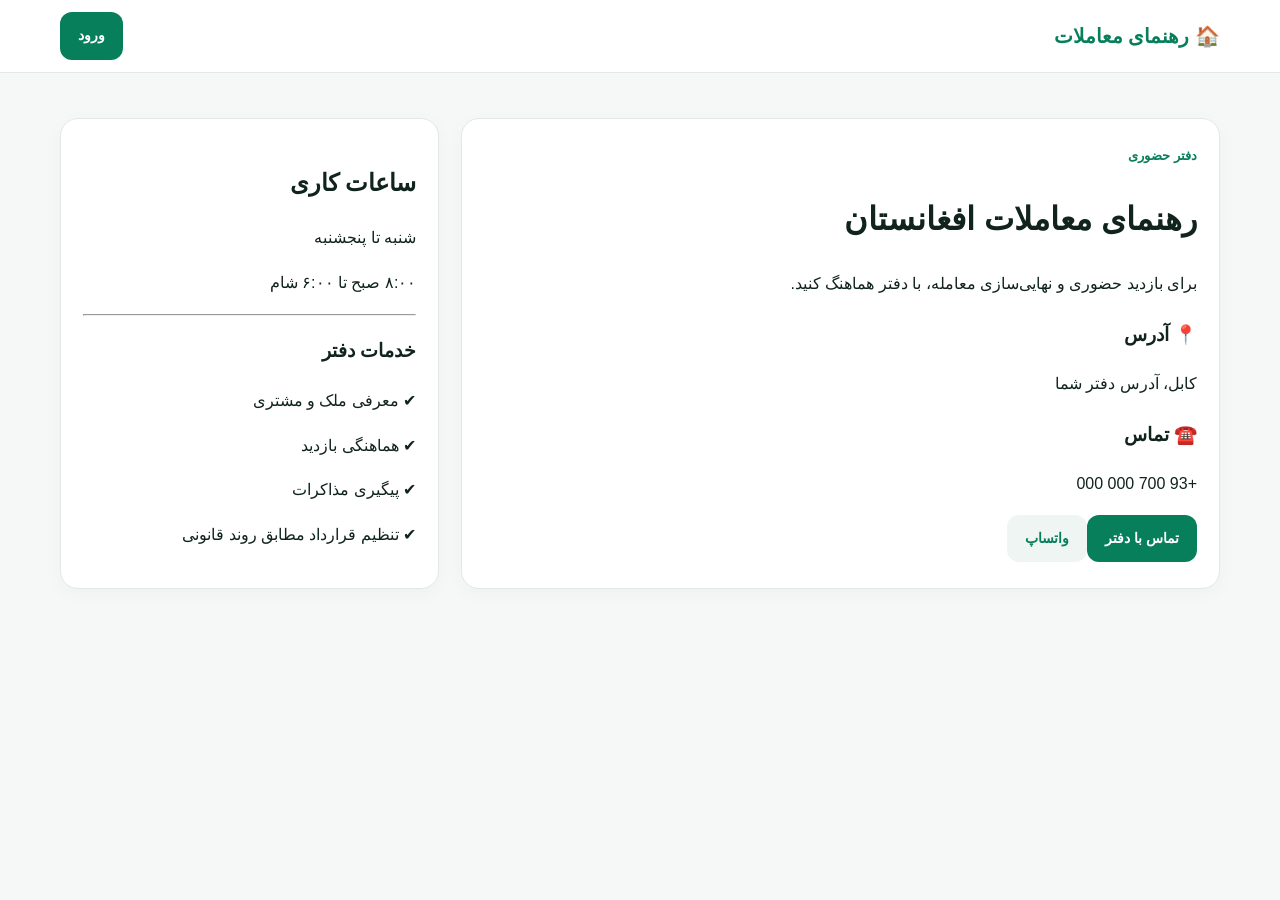
<file: pages/office.html>
<!doctype html><html lang="fa" dir="rtl"><head><meta charset="utf-8"><meta name="viewport" content="width=device-width,initial-scale=1"><title>دفتر معاملات</title><link rel="stylesheet" href="../assets/css/style.css"></head><body><header class="topbar"><div class="container nav"><a class="brand" href="../index.html">🏠 رهنمای معاملات</a><a class="btn btn-primary" href="login.html">ورود</a></div></header><main class="page"><div class="container"><div class="two-col"><div class="panel"><span class="eyebrow">دفتر حضوری</span><h1>رهنمای معاملات افغانستان</h1><p>برای بازدید حضوری و نهایی‌سازی معامله، با دفتر هماهنگ کنید.</p><h3>📍 آدرس</h3><p>کابل، آدرس دفتر شما</p><h3>☎️ تماس</h3><p>+93 700 000 000</p><a class="btn btn-primary" href="tel:+93700000000">تماس با دفتر</a><a class="btn btn-light" href="https://wa.me/93700000000" target="_blank">واتساپ</a></div><div class="panel"><h2>ساعات کاری</h2><p>شنبه تا پنجشنبه</p><p>۸:۰۰ صبح تا ۶:۰۰ شام</p><hr><h3>خدمات دفتر</h3><p>✔ معرفی ملک و مشتری</p><p>✔ هماهنگی بازدید</p><p>✔ پیگیری مذاکرات</p><p>✔ تنظیم قرارداد مطابق روند قانونی</p></div></div></div></main></body></html>
</file>
<file: assets/css/style.css>
:root{--primary:#087f5b;--primary2:#0b6b4d;--dark:#10231d;--muted:#6b7b75;--bg:#f6f8f7;--card:#fff;--border:#e2e8e5;--danger:#c0392b;--shadow:0 12px 35px rgba(16,35,29,.08)}
*{box-sizing:border-box}body{margin:0;font-family:Tahoma,"Noto Sans Arabic",Arial,sans-serif;background:var(--bg);color:var(--dark);line-height:1.8}a{text-decoration:none;color:inherit}.container{width:min(1160px,92%);margin:auto}.topbar{background:#fff;border-bottom:1px solid var(--border);position:sticky;top:0;z-index:10}.nav{height:72px;display:flex;align-items:center;gap:25px}.brand{font-size:20px;font-weight:900;color:var(--primary);margin-left:auto}.brand span{color:var(--dark)}nav{display:flex;gap:18px;font-size:14px}nav a:hover{color:var(--primary)}.btn{border:0;border-radius:12px;padding:11px 18px;cursor:pointer;font-weight:800;font-size:14px;display:inline-block}.btn-primary{background:var(--primary);color:#fff}.btn-primary:hover{background:var(--primary2)}.btn-light{background:#eef5f2;color:var(--primary)}.btn-danger{background:#fff0ee;color:var(--danger)}.hero{background:linear-gradient(135deg,#e9f7f1,#fff);padding:70px 0}.hero-grid{display:grid;grid-template-columns:1.2fr .8fr;gap:50px;align-items:center}.eyebrow{color:var(--primary);font-weight:900;font-size:13px}.hero h1{font-size:44px;line-height:1.3;margin:12px 0}.hero p{color:var(--muted);font-size:17px}.search-card{background:#fff;border:1px solid var(--border);box-shadow:var(--shadow);padding:16px;border-radius:18px;display:grid;grid-template-columns:repeat(4,1fr) auto;gap:10px;margin-top:25px}.search-card select,.search-card input,.form input,.form select,.form textarea{width:100%;border:1px solid var(--border);border-radius:10px;padding:12px;background:#fff;font:inherit;outline:none}.search-card input:focus,.form input:focus,.form select:focus,.form textarea:focus{border-color:var(--primary)}.hero-art{min-height:330px;position:relative;display:grid;place-items:center}.building{font-size:180px;filter:drop-shadow(0 18px 20px rgba(0,0,0,.1))}.floating-card{position:absolute;right:0;bottom:20px;background:#fff;padding:16px 20px;border-radius:16px;box-shadow:var(--shadow);z-index:2}.section{padding:60px 0}.muted{background:#edf3f0}.section-head{display:flex;align-items:end;justify-content:space-between;margin-bottom:25px}.section h2{margin:5px 0;font-size:29px}.category-grid{display:grid;grid-template-columns:repeat(5,1fr);gap:15px}.category{background:#fff;border:1px solid var(--border);border-radius:16px;padding:22px;text-align:center;display:grid;gap:4px;box-shadow:0 5px 20px rgba(0,0,0,.03);transition:.2s}.category:hover{transform:translateY(-3px);box-shadow:var(--shadow)}.category:first-line{font-size:32px}.category small{color:var(--muted)}.property-grid{display:grid;grid-template-columns:repeat(3,1fr);gap:18px}.property-card{background:#fff;border:1px solid var(--border);border-radius:16px;overflow:hidden;box-shadow:0 5px 20px rgba(0,0,0,.04)}.property-card img{width:100%;height:190px;object-fit:cover;background:#dfe8e4}.property-body{padding:16px}.property-body h3{margin:0 0 5px}.meta{display:flex;gap:8px;flex-wrap:wrap;color:var(--muted);font-size:13px}.price{font-weight:900;color:var(--primary);font-size:18px;margin:10px 0}.badge{display:inline-block;background:#e8f7f0;color:var(--primary);padding:3px 8px;border-radius:20px;font-size:11px;font-weight:800}.step-grid{display:grid;grid-template-columns:repeat(4,1fr);gap:15px;margin-top:25px}.step-grid>div{background:#fff;border:1px solid var(--border);padding:20px;border-radius:16px}.step-grid b{background:var(--primary);color:#fff;width:35px;height:35px;border-radius:50%;display:grid;place-items:center}.step-grid h3{margin-bottom:3px}.step-grid p{color:var(--muted);margin-top:0}.page{padding:45px 0;min-height:70vh}.two-col{display:grid;grid-template-columns:2fr 1fr;gap:22px}.panel{background:#fff;border:1px solid var(--border);border-radius:18px;padding:22px;box-shadow:0 5px 20px rgba(0,0,0,.03)}.form{display:grid;gap:14px}.form label{font-weight:800;font-size:13px}.form textarea{min-height:120px;resize:vertical}.form-grid{display:grid;grid-template-columns:1fr 1fr;gap:14px}.notice{padding:13px 15px;border-radius:12px;background:#eef5f2;color:var(--primary);margin:12px 0}.error{background:#fff0ee;color:var(--danger)}.success{background:#e8f7f0;color:var(--primary)}.tabs{display:flex;gap:8px;flex-wrap:wrap;margin-bottom:20px}.tabs button{border:1px solid var(--border);background:#fff;padding:10px 14px;border-radius:10px;cursor:pointer}.tabs button.active{background:var(--primary);color:#fff}.table-wrap{overflow:auto}.table{width:100%;border-collapse:collapse}.table th,.table td{padding:11px;border-bottom:1px solid var(--border);text-align:right;white-space:nowrap}.empty{text-align:center;padding:45px;color:var(--muted)}footer{background:#10231d;color:#dce9e4;padding:40px 0}.footer{display:flex;justify-content:space-between;gap:40px}.footer a{display:block;color:#b8cbc4;margin:5px 0}.footer p{color:#9eb3aa}.detail-img{width:100%;max-height:480px;object-fit:cover;border-radius:18px}.gallery{display:grid;grid-template-columns:repeat(4,1fr);gap:8px;margin-top:8px}.gallery img{width:100%;height:90px;object-fit:cover;border-radius:8px}.stats{display:grid;grid-template-columns:repeat(4,1fr);gap:12px}.stat{background:#fff;border:1px solid var(--border);border-radius:15px;padding:18px}.stat strong{display:block;font-size:24px;color:var(--primary)}@media(max-width:850px){nav{display:none}.hero-grid,.two-col{grid-template-columns:1fr}.hero h1{font-size:32px}.search-card{grid-template-columns:1fr 1fr}.category-grid{grid-template-columns:repeat(2,1fr)}.property-grid{grid-template-columns:1fr 1fr}.step-grid{grid-template-columns:1fr 1fr}.form-grid{grid-template-columns:1fr}.stats{grid-template-columns:1fr 1fr}.footer{flex-direction:column}}@media(max-width:520px){.search-card,.property-grid,.step-grid{grid-template-columns:1fr}.hero-art{min-height:240px}.building{font-size:130px}.category-grid{grid-template-columns:1fr 1fr}.nav{height:62px}.brand{font-size:16px}.nav>.btn{padding:8px 10px;font-size:12px}}
</file>
